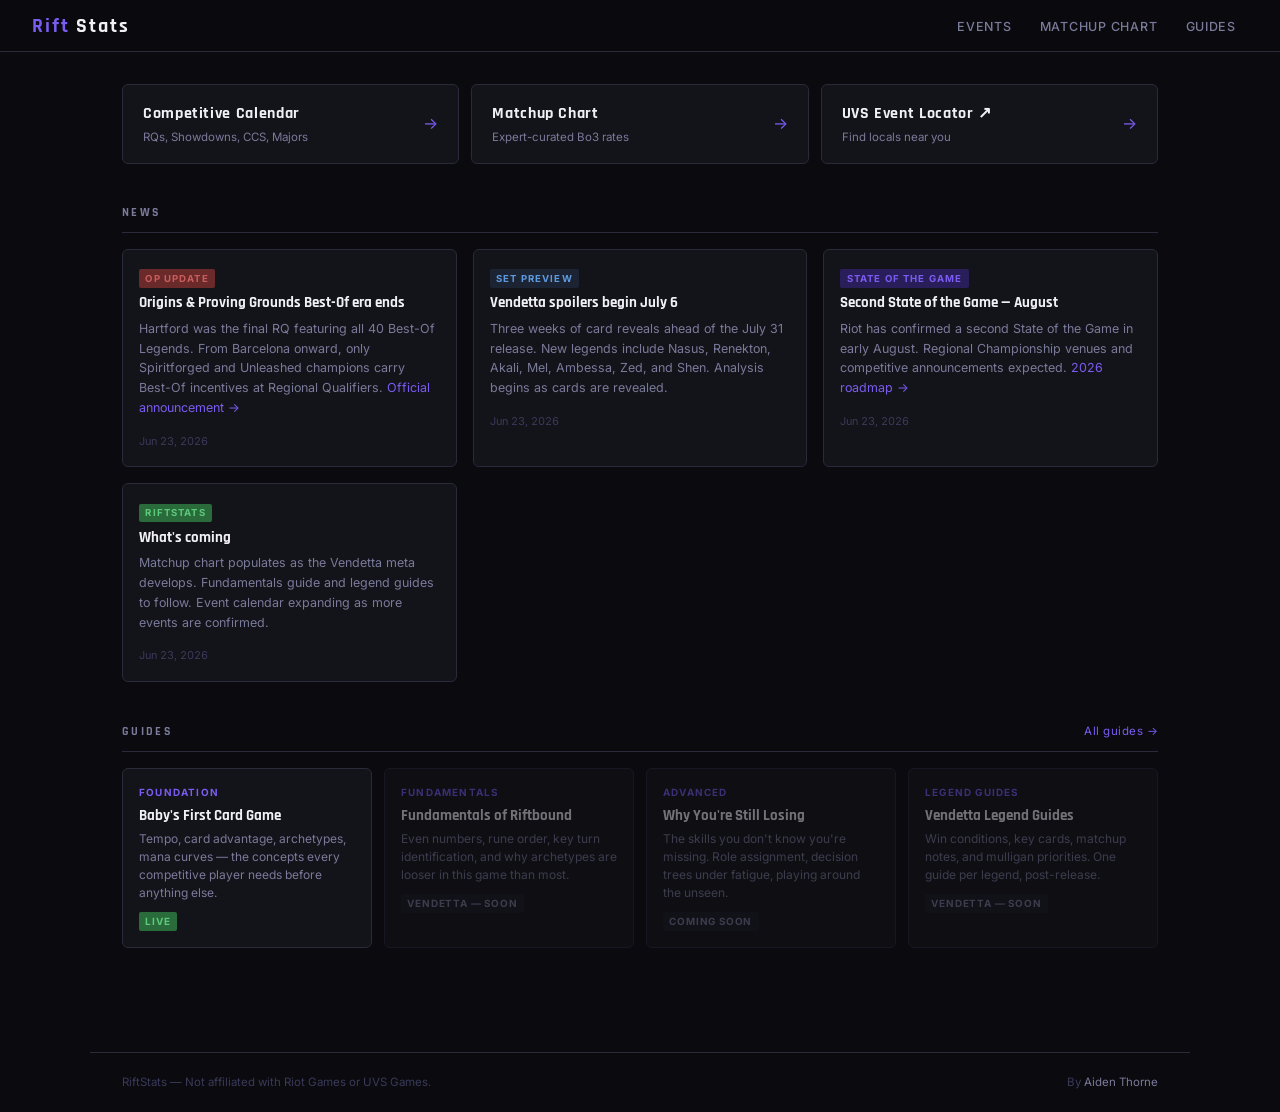
<file: index.html>
<!DOCTYPE html>
<html lang="en">
<head>
  <meta charset="UTF-8" />
  <meta name="viewport" content="width=device-width, initial-scale=1.0" />
  <title>RiftStats — Competitive Riftbound</title>
  <meta name="description" content="Competitive Riftbound hub. Event calendar, expert matchup data, and guides." />
  <link rel="preconnect" href="https://fonts.googleapis.com" />
  <link rel="preconnect" href="https://fonts.gstatic.com" crossorigin />
  <link href="https://fonts.googleapis.com/css2?family=Rajdhani:wght@500;600;700&family=Inter:wght@300;400;500;600&display=swap" rel="stylesheet" />
  <link rel="stylesheet" href="shared.css" />
  <style>

    .page { max-width: 1100px; margin: 0 auto; padding: 2rem 2rem 4rem; }

    /* ── PRIMARY LINKS ── */
    .primary-links {
      display: grid;
      grid-template-columns: repeat(3, 1fr);
      gap: 0.75rem;
      margin-bottom: 2.5rem;
    }
    .primary-link {
      display: flex; align-items: center; justify-content: space-between;
      padding: 1rem 1.25rem;
      background: var(--surface); border: 1px solid var(--border);
      border-radius: 6px; text-decoration: none; color: var(--text);
      transition: border-color 0.12s, background 0.12s;
      position: relative; overflow: hidden;
    }
    .primary-link::before {
      content: ''; position: absolute; top: 0; left: 0; right: 0;
      height: 2px; background: var(--accent);
      transform: scaleX(0); transform-origin: left;
      transition: transform 0.15s;
    }
    .primary-link:hover { border-color: var(--accent); background: var(--surface2); }
    .primary-link:hover::before { transform: scaleX(1); }
    .primary-link-label {
      font-family: 'Rajdhani', sans-serif;
      font-size: 1rem; font-weight: 700; letter-spacing: 0.04em;
    }
    .primary-link-sub {
      font-size: 0.72rem; color: var(--muted);
      display: block; margin-top: 0.1rem;
    }
    .primary-link-arrow { color: var(--accent); font-size: 1rem; }

    /* ── NEWS ── */
    .news-grid {
      display: grid;
      grid-template-columns: repeat(auto-fill, minmax(260px, 1fr));
      gap: 1rem;
      margin-top: 1rem;
    }
    .news-card {
      background: var(--surface); border: 1px solid var(--border);
      border-radius: 6px; padding: 1rem;
    }
    .news-card h4 {
      font-family: 'Rajdhani', sans-serif;
      font-size: 0.95rem; font-weight: 700;
      line-height: 1.25; margin-bottom: 0.4rem; color: var(--text);
    }
    .news-card p { font-size: 0.78rem; color: var(--muted); line-height: 1.6; }
    .news-card a { color: var(--accent); text-decoration: none; }
    .news-card a:hover { text-decoration: underline; }
    .news-card-footer {
      display: flex; align-items: center; justify-content: space-between;
      margin-top: 0.6rem;
    }
    .news-date { font-size: 0.68rem; color: var(--dim); }

    /* ── GUIDES ── */
    .guides-grid {
      display: grid;
      grid-template-columns: repeat(auto-fill, minmax(220px, 1fr));
      gap: 0.75rem; margin-top: 1rem;
    }
    .guide-card {
      background: var(--surface); border: 1px solid var(--border);
      border-radius: 6px; padding: 1rem;
      text-decoration: none; color: inherit; display: block;
      position: relative; overflow: hidden;
      transition: border-color 0.12s, transform 0.12s;
    }
    .guide-card::before {
      content: ''; position: absolute; top: 0; left: 0; right: 0;
      height: 2px; background: var(--accent);
      transform: scaleX(0); transform-origin: left;
      transition: transform 0.15s;
    }
    .guide-card:hover:not(.coming-soon) {
      border-color: var(--accent); transform: translateY(-1px);
    }
    .guide-card:hover:not(.coming-soon)::before { transform: scaleX(1); }
    .guide-card.coming-soon { opacity: 0.45; pointer-events: none; }
    .guide-tier {
      font-size: 0.62rem; font-weight: 700; letter-spacing: 0.12em;
      text-transform: uppercase; color: var(--accent); margin-bottom: 0.4rem;
    }
    .guide-card h4 {
      font-family: 'Rajdhani', sans-serif; font-size: 0.95rem;
      font-weight: 700; margin-bottom: 0.3rem; line-height: 1.2;
    }
    .guide-card p { font-size: 0.75rem; color: var(--muted); line-height: 1.5; }
    .guide-status {
      display: inline-block; margin-top: 0.6rem;
      font-size: 0.62rem; font-weight: 700; letter-spacing: 0.08em;
      text-transform: uppercase; border-radius: 2px; padding: 0.12rem 0.4rem;
      color: var(--muted); background: var(--surface2);
    }
    .guide-status.live { color: var(--win-text); background: var(--win); }

    /* ── SECTION ── */
    .section { margin-bottom: 2.5rem; }
    .section-header {
      display: flex; align-items: baseline;
      justify-content: space-between;
      margin-bottom: 1rem; padding-bottom: 0.6rem;
      border-bottom: 1px solid var(--border);
    }
    .section-title {
      font-family: 'Rajdhani', sans-serif;
      font-size: 0.72rem; font-weight: 700;
      letter-spacing: 0.2em; text-transform: uppercase;
      color: var(--muted);
    }
    .section-link {
      font-size: 0.72rem; color: var(--accent);
      text-decoration: none; letter-spacing: 0.04em;
    }
    .section-link:hover { opacity: 0.7; }

    @media (max-width: 700px) {
      .primary-links { grid-template-columns: 1fr; }
      .page { padding: 1.25rem 1rem 3rem; }
    }
  </style>
</head>
<body>

<nav>
  <a class="nav-brand" href="index.html">
    <span class="nav-brand-rift">Rift</span><span class="nav-brand-stats">Stats</span>
  </a>
  <ul class="nav-links">
    <li><a href="events.html">Events</a></li>
    <li><a href="matchup.html">Matchup Chart</a></li>
    <li><a href="guides/index.html">Guides</a></li>
  </ul>
</nav>

<div class="page">

  <!-- PRIMARY LINKS -->
  <div class="primary-links">
    <a class="primary-link" href="events.html">
      <div>
        <div class="primary-link-label">Competitive Calendar</div>
        <span class="primary-link-sub">RQs, Showdowns, CCS, Majors</span>
      </div>
      <span class="primary-link-arrow">→</span>
    </a>
    <a class="primary-link" href="matchup.html">
      <div>
        <div class="primary-link-label">Matchup Chart</div>
        <span class="primary-link-sub">Expert-curated Bo3 rates</span>
      </div>
      <span class="primary-link-arrow">→</span>
    </a>
    <a class="primary-link" href="https://locator.riftbound.uvsgames.com/" target="_blank" rel="noopener">
      <div>
        <div class="primary-link-label">UVS Event Locator ↗</div>
        <span class="primary-link-sub">Find locals near you</span>
      </div>
      <span class="primary-link-arrow">→</span>
    </a>
  </div>

  <!-- NEWS -->
  <section class="section">
    <div class="section-header">
      <span class="section-title">News</span>
    </div>
    <div class="news-grid">

      <div class="news-card">
        <span class="news-tag breaking">OP Update</span>
        <h4>Origins &amp; Proving Grounds Best-Of era ends</h4>
        <p>
          Hartford was the final RQ featuring all 40 Best-Of Legends.
          From Barcelona onward, only Spiritforged and Unleashed champions
          carry Best-Of incentives at Regional Qualifiers.
          <a href="https://riftbound.leagueoflegends.com/en-us/news/announcements/all-eyes-on-hartford/" target="_blank" rel="noopener">Official announcement →</a>
        </p>
        <div class="news-card-footer">
          <span class="news-date">Jun 23, 2026</span>
        </div>
      </div>

      <div class="news-card">
        <span class="news-tag set">Set Preview</span>
        <h4>Vendetta spoilers begin July 6</h4>
        <p>
          Three weeks of card reveals ahead of the July 31 release.
          New legends include Nasus, Renekton, Akali, Mel, Ambessa, Zed, and Shen.
          Analysis begins as cards are revealed.
        </p>
        <div class="news-card-footer">
          <span class="news-date">Jun 23, 2026</span>
        </div>
      </div>

      <div class="news-card">
        <span class="news-tag op">State of the Game</span>
        <h4>Second State of the Game — August</h4>
        <p>
          Riot has confirmed a second State of the Game in early August.
          Regional Championship venues and competitive announcements expected.
          <a href="https://riftbound.leagueoflegends.com/en-us/news/announcements/riftbounds-latest-2026-roadmap/" target="_blank" rel="noopener">2026 roadmap →</a>
        </p>
        <div class="news-card-footer">
          <span class="news-date">Jun 23, 2026</span>
        </div>
      </div>

      <div class="news-card">
        <span class="news-tag site">RiftStats</span>
        <h4>What's coming</h4>
        <p>
          Matchup chart populates as the Vendetta meta develops.
          Fundamentals guide and legend guides to follow.
          Event calendar expanding as more events are confirmed.
        </p>
        <div class="news-card-footer">
          <span class="news-date">Jun 23, 2026</span>
        </div>
      </div>

    </div>
  </section>

  <!-- GUIDES -->
  <section class="section">
    <div class="section-header">
      <span class="section-title">Guides</span>
      <a class="section-link" href="guides/index.html">All guides →</a>
    </div>
    <div class="guides-grid">

      <a class="guide-card" href="guides/babys-first.html">
        <div class="guide-tier">Foundation</div>
        <h4>Baby's First Card Game</h4>
        <p>Tempo, card advantage, archetypes, mana curves — the concepts every competitive player needs before anything else.</p>
        <span class="guide-status live">Live</span>
      </a>

      <a class="guide-card coming-soon">
        <div class="guide-tier">Fundamentals</div>
        <h4>Fundamentals of Riftbound</h4>
        <p>Even numbers, rune order, key turn identification, and why archetypes are looser in this game than most.</p>
        <span class="guide-status">Vendetta — Soon</span>
      </a>

      <a class="guide-card coming-soon">
        <div class="guide-tier">Advanced</div>
        <h4>Why You're Still Losing</h4>
        <p>The skills you don't know you're missing. Role assignment, decision trees under fatigue, playing around the unseen.</p>
        <span class="guide-status">Coming Soon</span>
      </a>

      <a class="guide-card coming-soon">
        <div class="guide-tier">Legend Guides</div>
        <h4>Vendetta Legend Guides</h4>
        <p>Win conditions, key cards, matchup notes, and mulligan priorities. One guide per legend, post-release.</p>
        <span class="guide-status">Vendetta — Soon</span>
      </a>

    </div>
  </section>

</div>

<footer style="max-width:1100px; margin:0 auto; padding-left:2rem; padding-right:2rem;">
  <span>RiftStats — Not affiliated with Riot Games or UVS Games.</span>
  <span>By <a href="about.html">Aiden Thorne</a></span>
</footer>

</body>
</html>
</file>
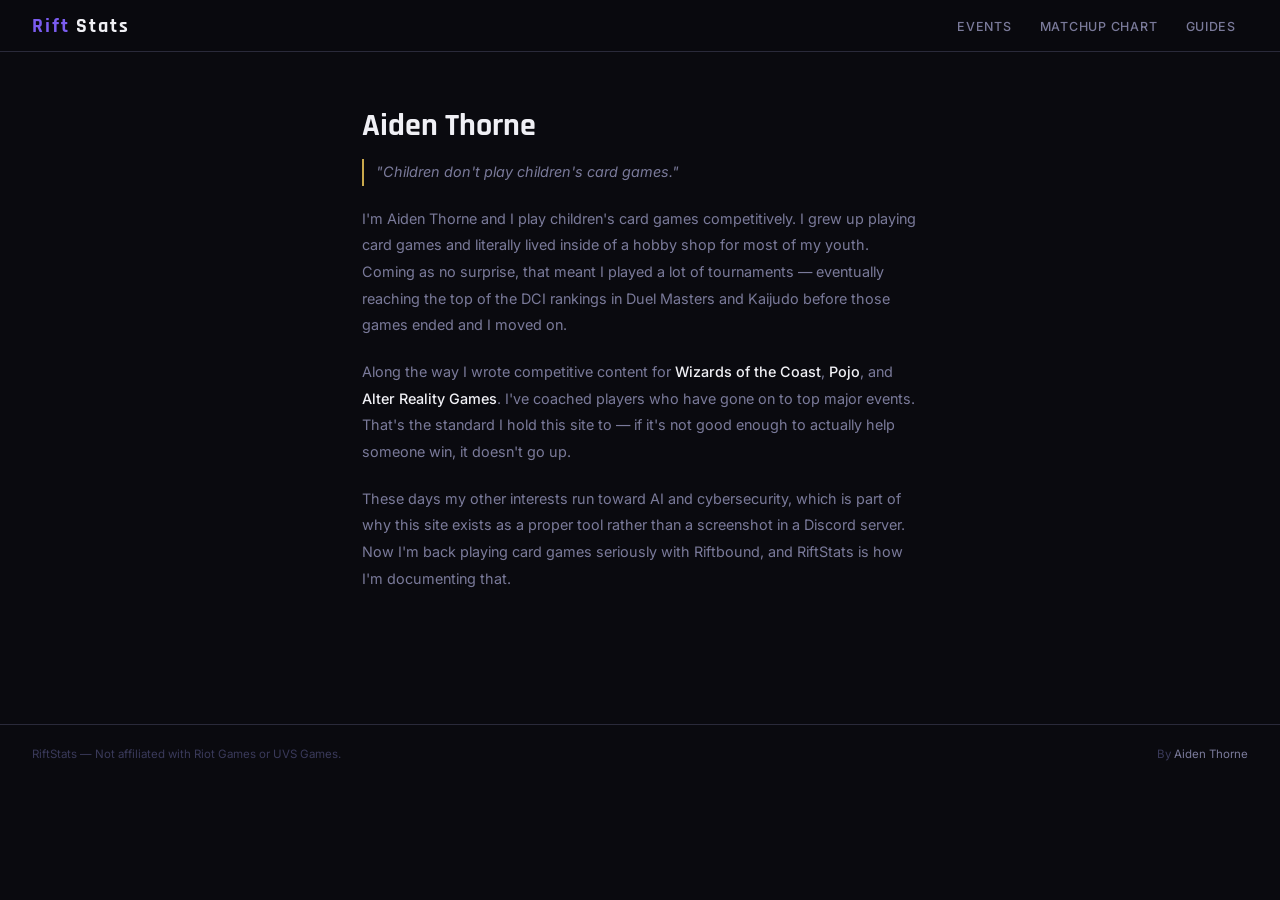
<file: about.html>
<!DOCTYPE html>
<html lang="en">
<head>
  <meta charset="UTF-8" />
  <meta name="viewport" content="width=device-width, initial-scale=1.0" />
  <title>About — RiftStats</title>
  <link rel="preconnect" href="https://fonts.googleapis.com" />
  <link rel="preconnect" href="https://fonts.gstatic.com" crossorigin />
  <link href="https://fonts.googleapis.com/css2?family=Rajdhani:wght@500;600;700&family=Inter:wght@300;400;500;600&display=swap" rel="stylesheet" />
  <link rel="stylesheet" href="shared.css" />
  <style>
    .about-page {
      max-width: 620px; margin: 3rem auto;
      padding: 0 2rem 4rem;
    }
    .about-page h1 {
      font-family: 'Rajdhani', sans-serif;
      font-size: 2rem; font-weight: 700;
      margin-bottom: 0.5rem;
    }
    .about-tagline {
      font-size: 1rem; color: var(--gold);
      font-style: italic; margin-bottom: 2rem;
      padding-left: 0.75rem;
      border-left: 2px solid var(--gold);
    }
    .about-page p {
      color: var(--muted); line-height: 1.85;
      margin-bottom: 1.25rem; font-size: 0.9rem;
    }
    .about-page p strong { color: var(--text); font-weight: 500; }
  </style>
</head>
<body>

<nav>
  <a class="nav-brand" href="index.html">
    <span class="nav-brand-rift">Rift</span><span class="nav-brand-stats">Stats</span>
  </a>
  <ul class="nav-links">
    <li><a href="index.html">Events</a></li>
    <li><a href="matchup.html">Matchup Chart</a></li>
    <li><a href="guides/index.html">Guides</a></li>
  </ul>
</nav>

<div class="about-page">
  <h1>Aiden Thorne</h1>
  <p class="about-tagline">"Children don't play children's card games."</p>

  <p>
    I'm Aiden Thorne and I play children's card games competitively. I grew up
    playing card games and literally lived inside of a hobby shop for most of my
    youth. Coming as no surprise, that meant I played a lot of tournaments —
    eventually reaching the top of the DCI rankings in Duel Masters and Kaijudo
    before those games ended and I moved on.
  </p>

  <p>
    Along the way I wrote competitive content for <strong>Wizards of the Coast</strong>,
    <strong>Pojo</strong>, and <strong>Alter Reality Games</strong>. I've coached
    players who have gone on to top major events. That's the standard I hold
    this site to — if it's not good enough to actually help someone win, it
    doesn't go up.
  </p>

  <p>
    These days my other interests run toward AI and cybersecurity, which is
    part of why this site exists as a proper tool rather than a screenshot in
    a Discord server. Now I'm back playing card games seriously with Riftbound,
    and RiftStats is how I'm documenting that.
  </p>
</div>

<footer style="max-width:1280px; margin:0 auto; padding-left:2rem; padding-right:2rem;">
  <span>RiftStats — Not affiliated with Riot Games or UVS Games.</span>
  <span>By <a href="about.html">Aiden Thorne</a></span>
</footer>

</body>
</html>
</file>
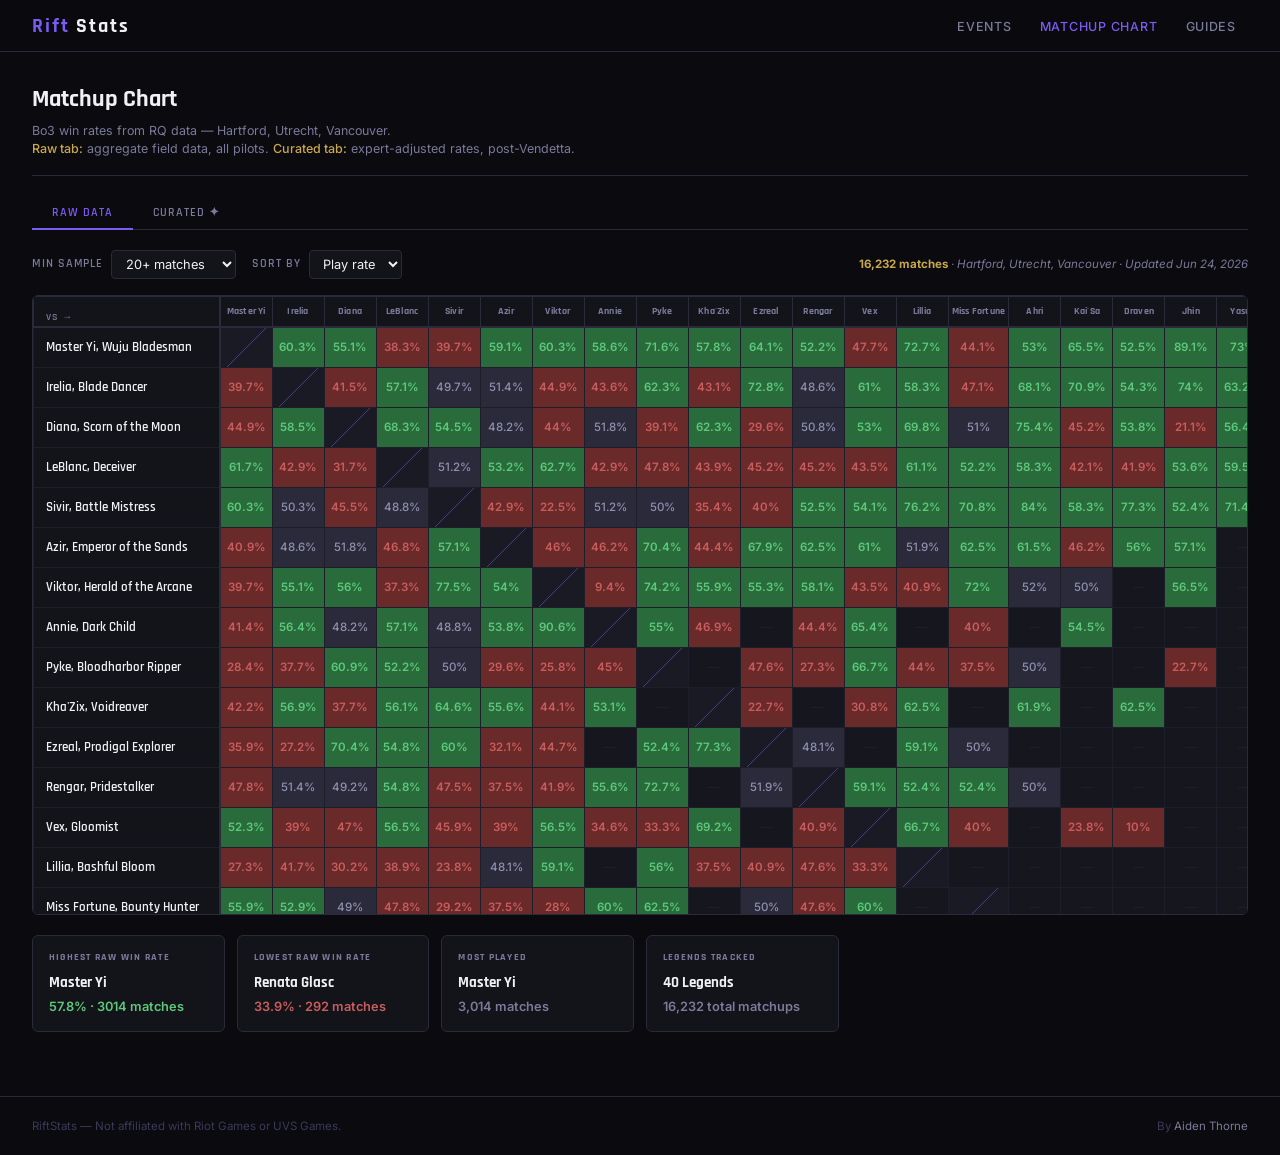
<file: matchup.html>
<!DOCTYPE html>
<html lang="en">
<head>
  <meta charset="UTF-8" />
  <meta name="viewport" content="width=device-width, initial-scale=1.0" />
  <title>Matchup Chart — RiftStats</title>
  <meta name="description" content="Riftbound matchup win rates from Regional Qualifier data. Expert-curated rates coming post-Vendetta." />
  <link rel="preconnect" href="https://fonts.googleapis.com" />
  <link rel="preconnect" href="https://fonts.gstatic.com" crossorigin />
  <link href="https://fonts.googleapis.com/css2?family=Rajdhani:wght@500;600;700&family=Inter:wght@300;400;500;600&display=swap" rel="stylesheet" />
  <link rel="stylesheet" href="shared.css" />
  <style>

    .page { max-width: 1400px; margin: 0 auto; padding: 1.75rem 2rem 4rem; }

    /* ── PAGE HEADER ── */
    .page-header {
      display: flex; align-items: flex-start;
      justify-content: space-between; flex-wrap: wrap;
      gap: 1rem; margin-bottom: 1.25rem;
      padding-bottom: 1rem; border-bottom: 1px solid var(--border);
    }
    .page-header h1 {
      font-family: 'Rajdhani', sans-serif;
      font-size: 1.5rem; font-weight: 700;
      margin-bottom: 0.2rem;
    }
    .page-header-sub { font-size: 0.78rem; color: var(--muted); line-height: 1.5; }
    .page-header-sub strong { color: var(--gold); font-weight: 500; }

    /* ── TAB BAR ── */
    .tab-bar {
      display: flex; gap: 0; margin-bottom: 1.25rem;
      border-bottom: 1px solid var(--border);
    }
    .tab-btn {
      background: none; border: none; border-bottom: 2px solid transparent;
      color: var(--muted); cursor: pointer;
      font-family: 'Rajdhani', sans-serif; font-size: 0.78rem;
      font-weight: 600; letter-spacing: 0.08em; text-transform: uppercase;
      padding: 0.5rem 1.25rem; margin-bottom: -1px;
      transition: color 0.12s, border-color 0.12s;
    }
    .tab-btn:hover { color: var(--text); }
    .tab-btn.active { color: var(--accent); border-bottom-color: var(--accent); }

    /* ── CONTROLS ── */
    .controls {
      display: flex; align-items: center; gap: 1rem; flex-wrap: wrap;
      margin-bottom: 1rem;
    }
    .control-group {
      display: flex; align-items: center; gap: 0.5rem;
    }
    .control-label {
      font-size: 0.72rem; color: var(--muted);
      font-family: 'Rajdhani', sans-serif;
      font-weight: 600; letter-spacing: 0.08em; text-transform: uppercase;
      white-space: nowrap;
    }
    .control-select {
      background: var(--surface); border: 1px solid var(--border);
      color: var(--text); border-radius: 4px;
      padding: 0.3rem 0.6rem; font-size: 0.8rem;
      font-family: inherit; cursor: pointer;
    }
    .control-select:focus { outline: 1px solid var(--accent); }

    .data-note {
      font-size: 0.72rem; color: var(--muted);
      margin-left: auto; font-style: italic;
    }
    .data-note strong { color: var(--gold); font-style: normal; }

    /* ── CHART WRAPPER ── */
    .chart-outer {
      overflow: auto;
      border: 1px solid var(--border);
      border-radius: 6px;
      background: var(--surface);
      max-height: calc(100vh - 280px);
    }

    /* ── TABLE ── */
    table {
      border-collapse: collapse;
      table-layout: fixed;
    }

    /* Sticky header row */
    thead tr {
      position: sticky; top: 0; z-index: 4;
    }

    /* Header cells */
    thead th {
      background: var(--surface);
      border: 1px solid var(--border);
      border-bottom: 2px solid var(--border);
      font-family: 'Rajdhani', sans-serif;
      font-size: 0.65rem; font-weight: 700;
      letter-spacing: 0.02em; color: var(--muted);
      white-space: nowrap; padding: 0.4rem 0.2rem;
      text-align: center; vertical-align: bottom;
      width: 52px; min-width: 52px;
    }

    /* Row label column - sticky left */
    .col-label {
      position: sticky; left: 0; z-index: 3;
      width: 180px; min-width: 180px;
      background: var(--surface);
      text-align: left; padding: 0 0.75rem;
      font-family: 'Rajdhani', sans-serif;
      font-size: 0.82rem; font-weight: 600;
      color: var(--text); white-space: nowrap;
      border-right: 2px solid var(--border);
    }

    /* Top-left corner cell */
    thead th.col-label {
      z-index: 5;
      color: var(--muted); font-size: 0.62rem;
      letter-spacing: 0.14em; text-transform: uppercase;
      text-align: left;
    }

    /* Data cells */
    td {
      width: 52px; min-width: 52px; height: 40px;
      text-align: center; vertical-align: middle;
      font-size: 0.72rem; font-weight: 500;
      border: 1px solid var(--border-dim);
      cursor: default;
    }

    /* Cell types */
    .cell-mirror {
      background: var(--surface2);
      position: relative; overflow: hidden;
    }
    .cell-mirror::after {
      content: ''; position: absolute; inset: 0;
      background: linear-gradient(
        135deg,
        transparent calc(50% - 0.5px),
        var(--accent) calc(50% - 0.5px),
        var(--accent) calc(50% + 0.5px),
        transparent calc(50% + 0.5px)
      );
      opacity: 0.5;
    }
    .cell-win       { background: var(--win);    color: var(--win-text);  font-weight: 600; }
    .cell-loss      { background: var(--loss);   color: var(--loss-text); font-weight: 600; }
    .cell-even      { background: var(--even);   color: var(--even-text); }
    .cell-pending   { background: var(--surface2); color: var(--border); }
    .cell-low       { opacity: 0.55; }

    /* ── CHART FOOTER ── */
    .chart-footer {
      display: flex; gap: 1.5rem; flex-wrap: wrap;
      padding: 0.6rem 0.75rem;
      border-top: 1px solid var(--border);
      background: var(--surface);
    }
    .legend-item {
      display: flex; align-items: center; gap: 0.4rem;
      font-size: 0.72rem; color: var(--muted);
    }
    .legend-dot {
      width: 10px; height: 10px; border-radius: 2px; flex-shrink: 0;
    }
    .chart-footer-right {
      margin-left: auto; font-size: 0.72rem; color: var(--dim);
    }

    /* ── STATS BAR ── */
    .stats-bar {
      display: grid;
      grid-template-columns: repeat(auto-fill, minmax(180px, 1fr));
      gap: 0.75rem; margin-top: 1.25rem;
    }
    .stat-card {
      background: var(--surface); border: 1px solid var(--border);
      border-radius: 6px; padding: 0.85rem 1rem;
    }
    .stat-card-label {
      font-size: 0.65rem; color: var(--muted);
      font-family: 'Rajdhani', sans-serif; font-weight: 700;
      letter-spacing: 0.12em; text-transform: uppercase;
      margin-bottom: 0.3rem;
    }
    .stat-card-name {
      font-family: 'Rajdhani', sans-serif;
      font-size: 0.95rem; font-weight: 700;
      color: var(--text); margin-bottom: 0.1rem;
      white-space: nowrap; overflow: hidden;
      text-overflow: ellipsis;
    }
    .stat-card-value { font-size: 0.8rem; font-weight: 600; }
    .stat-card-value.win  { color: var(--win-text); }
    .stat-card-value.loss { color: var(--loss-text); }
    .stat-card-value.neutral { color: var(--muted); }

    /* ── CURATED PANEL ── */
    .curated-panel {
      background: var(--surface); border: 1px solid var(--border);
      border-radius: 6px; padding: 2rem;
      text-align: center; color: var(--muted);
    }
    .curated-panel h3 {
      font-family: 'Rajdhani', sans-serif;
      font-size: 1.1rem; font-weight: 700;
      color: var(--accent); margin-bottom: 0.75rem;
    }
    .curated-panel p { font-size: 0.85rem; line-height: 1.7; max-width: 520px; margin: 0 auto; }

    /* ── LOADING ── */
    .loading {
      text-align: center; padding: 4rem 2rem;
      color: var(--muted); font-size: 0.9rem;
    }

    @media (max-width: 700px) {
      .page { padding: 1rem 0.5rem 3rem; }
      .data-note { display: none; }
    }

  </style>
</head>
<body>

<nav>
  <a class="nav-brand" href="index.html">
    <span class="nav-brand-rift">Rift</span><span class="nav-brand-stats">Stats</span>
  </a>
  <ul class="nav-links">
    <li><a href="events.html">Events</a></li>
    <li><a href="matchup.html" class="active">Matchup Chart</a></li>
    <li><a href="guides/index.html">Guides</a></li>
  </ul>
</nav>

<div class="page">

  <div class="page-header">
    <div>
      <h1>Matchup Chart</h1>
      <div class="page-header-sub">
        Bo3 win rates from RQ data — Hartford, Utrecht, Vancouver.<br>
        <strong>Raw tab:</strong> aggregate field data, all pilots.
        <strong>Curated tab:</strong> expert-adjusted rates, post-Vendetta.
      </div>
    </div>
  </div>

  <!-- Tab bar -->
  <div class="tab-bar">
    <button class="tab-btn active" onclick="setTab('raw', this)">Raw Data</button>
    <button class="tab-btn" onclick="setTab('curated', this)">Curated ✦</button>
  </div>

  <!-- Controls (raw only) -->
  <div class="controls" id="raw-controls">
    <div class="control-group">
      <span class="control-label">Min sample</span>
      <select class="control-select" id="min-sample" onchange="renderTable()">
        <option value="0">All data</option>
        <option value="20" selected>20+ matches</option>
        <option value="50">50+ matches</option>
        <option value="100">100+ matches</option>
      </select>
    </div>
    <div class="control-group">
      <span class="control-label">Sort by</span>
      <select class="control-select" id="sort-by" onchange="renderTable()">
        <option value="name">Name</option>
        <option value="playrate" selected>Play rate</option>
        <option value="winrate">Win rate</option>
      </select>
    </div>
    <span class="data-note" id="data-note"></span>
  </div>

  <!-- Raw chart -->
  <div id="raw-panel">
    <div class="chart-outer" id="chart-outer">
      <div class="loading">Loading matchup data…</div>
    </div>
    <div class="stats-bar" id="stats-bar"></div>
  </div>

  <!-- Curated panel -->
  <div id="curated-panel" style="display:none;">
    <div class="curated-panel">
      <h3>⬡ Vendetta</h3>
      <p>
        Curated rates reflect expert judgment on high-level play — adjusted for pilot skill
        distribution, Bo3 context, and matchup understanding. These numbers will differ
        meaningfully from raw aggregate data in skill-dependent matchups.<br><br>
        Curated rates will populate as the Vendetta meta develops post-July 31.
      </p>
    </div>
  </div>

</div>

<footer style="max-width:1400px; margin:0 auto; padding-left:2rem; padding-right:2rem;">
  <span>RiftStats — Not affiliated with Riot Games or UVS Games.</span>
  <span>By <a href="about.html">Aiden Thorne</a></span>
</footer>

<script>
  let MATRIX = null;
  let LEGENDS = [];
  let TOTAL = 0;
  let currentTab = 'raw';

  // Short name for column headers (before first comma)
  function shortName(name) {
    return name.split(',')[0].trim();
  }

  async function init() {
    try {
      const res = await fetch('data/matchup_raw.json');
      if (!res.ok) throw new Error('no data');
      const json = await res.json();
      MATRIX = json.matrix;
      LEGENDS = json.legends;
      TOTAL = json.total || 0;

      const note = document.getElementById('data-note');
      if (json.generated) {
        const d = new Date(json.generated);
        note.innerHTML = `<strong>${TOTAL.toLocaleString()} matches</strong> · Hartford, Utrecht, Vancouver · Updated ${d.toLocaleDateString('en-US', {month:'short', day:'numeric', year:'numeric'})}`;
      }

      renderTable();
      renderStats();
    } catch(e) {
      document.getElementById('chart-outer').innerHTML =
        `<div class="loading">Could not load matchup data.<br><span style="font-size:0.8rem;">Place matchup_raw.json in data/ folder.</span></div>`;
    }
  }

  function getLegendTotals() {
    return LEGENDS.map(a => {
      let wins = 0, losses = 0;
      LEGENDS.forEach(b => {
        if (a === b) return;
        const cell = MATRIX[a]?.[b];
        if (!cell || cell.mirror) return;
        wins   += cell.wins   || 0;
        losses += cell.losses || 0;
      });
      const total = wins + losses;
      const wr = total > 0 ? wins / total * 100 : null;
      return { name: a, wins, losses, total, wr };
    });
  }

  function getSortedLegends() {
    const sortBy = document.getElementById('sort-by')?.value || 'playrate';
    const totals = getLegendTotals();
    const map = Object.fromEntries(totals.map(t => [t.name, t]));

    return [...LEGENDS].sort((a, b) => {
      if (sortBy === 'name') return a.localeCompare(b);
      if (sortBy === 'playrate') return (map[b]?.total || 0) - (map[a]?.total || 0);
      if (sortBy === 'winrate') return (map[b]?.wr || 0) - (map[a]?.wr || 0);
      return 0;
    });
  }

  function cellClass(wr, lowSample) {
    if (wr === null) return 'cell-pending';
    const base = wr > 52 ? 'cell-win' : wr < 48 ? 'cell-loss' : 'cell-even';
    return lowSample ? base + ' cell-low' : base;
  }

  function renderTable() {
    if (!MATRIX) return;
    const minSample = parseInt(document.getElementById('min-sample')?.value || 0);
    const legends = getSortedLegends();

    let html = `<table aria-label="Riftbound matchup chart">
      <thead><tr>
        <th class="col-label">vs →</th>`;

    // Column headers — short name
    legends.forEach(l => {
      html += `<th title="${l}">${shortName(l)}</th>`;
    });
    html += '</tr></thead><tbody>';

    legends.forEach(a => {
      html += `<tr><td class="col-label">${a}</td>`;
      legends.forEach(b => {
        if (a === b) {
          html += `<td class="cell-mirror" aria-label="mirror"></td>`;
          return;
        }
        const cell = MATRIX[a]?.[b];
        if (!cell || cell.mirror) {
          html += `<td class="cell-pending" title="${shortName(a)} vs ${shortName(b)}: no data">—</td>`;
          return;
        }

        const wr  = cell.win_rate;
        const n   = cell.total || 0;
        const low = n < minSample && minSample > 0;

        if (low) {
          html += `<td class="cell-pending cell-low" title="${shortName(a)} vs ${shortName(b)}: ${n} matches (below threshold)">—</td>`;
          return;
        }

        const cls   = cellClass(wr, cell.low_sample);
        const label = wr !== null ? wr + '%' : '—';
        const tip   = wr !== null
          ? `${a} vs ${b}: ${wr}% (n=${n})`
          : `${a} vs ${b}: no data`;

        html += `<td class="${cls}" title="${tip}">${label}</td>`;
      });
      html += '</tr>';
    });

    html += '</tbody></table>';
    html += `<div class="chart-footer">
      <div class="legend-item"><div class="legend-dot" style="background:var(--win)"></div>Favored (&gt;52%)</div>
      <div class="legend-item"><div class="legend-dot" style="background:var(--even)"></div>Even (48–52%)</div>
      <div class="legend-item"><div class="legend-dot" style="background:var(--loss)"></div>Unfavored (&lt;48%)</div>
      <div class="legend-item"><div class="legend-dot" style="background:var(--surface2);border:1px solid var(--border)"></div>No data / below threshold</div>
      <div class="chart-footer-right">Raw aggregate data · All pilots · Unleashed format only</div>
    </div>`;

    document.getElementById('chart-outer').innerHTML = html;
  }

  function renderStats() {
    if (!MATRIX) return;
    const totals = getLegendTotals().filter(s => s.total >= 100);
    if (!totals.length) return;

    const byWr   = [...totals].filter(s => s.wr !== null).sort((a,b) => b.wr - a.wr);
    const byPlay = [...totals].sort((a,b) => b.total - a.total);
    const best   = byWr[0];
    const worst  = byWr[byWr.length - 1];
    const mostPlayed = byPlay[0];
    const leastPlayed = byPlay[byPlay.length - 1];

    document.getElementById('stats-bar').innerHTML = `
      <div class="stat-card">
        <div class="stat-card-label">Highest Raw Win Rate</div>
        <div class="stat-card-name" title="${best.name}">${shortName(best.name)}</div>
        <div class="stat-card-value win">${best.wr.toFixed(1)}% · ${best.total} matches</div>
      </div>
      <div class="stat-card">
        <div class="stat-card-label">Lowest Raw Win Rate</div>
        <div class="stat-card-name" title="${worst.name}">${shortName(worst.name)}</div>
        <div class="stat-card-value loss">${worst.wr.toFixed(1)}% · ${worst.total} matches</div>
      </div>
      <div class="stat-card">
        <div class="stat-card-label">Most Played</div>
        <div class="stat-card-name" title="${mostPlayed.name}">${shortName(mostPlayed.name)}</div>
        <div class="stat-card-value neutral">${mostPlayed.total.toLocaleString()} matches</div>
      </div>
      <div class="stat-card">
        <div class="stat-card-label">Legends Tracked</div>
        <div class="stat-card-name">40 Legends</div>
        <div class="stat-card-value neutral">${TOTAL.toLocaleString()} total matchups</div>
      </div>`;
  }

  function setTab(tab, btn) {
    currentTab = tab;
    document.querySelectorAll('.tab-btn').forEach(b => b.classList.remove('active'));
    btn.classList.add('active');
    document.getElementById('raw-panel').style.display    = tab === 'raw'     ? '' : 'none';
    document.getElementById('raw-controls').style.display = tab === 'raw'     ? '' : 'none';
    document.getElementById('curated-panel').style.display = tab === 'curated' ? '' : 'none';
  }

  init();
</script>
</body>
</html>
</file>
<file: shared.css>
/* ── RIFTSTATS SHARED ── */
*, *::before, *::after { box-sizing: border-box; margin: 0; padding: 0; }

:root {
  --bg:          #0A0A0F;
  --surface:     #13131A;
  --surface2:    #1A1A24;
  --border:      #2A2A3A;
  --border-dim:  #1E1E2A;
  --text:        #F0F0F5;
  --muted:       #7A7A9A;
  --dim:         #3A3A5A;
  --accent:      #7B5CF0;
  --accent-dim:  #2A1E5A;
  --gold:        #C9A84C;
  --gold-dim:    #3A2E0E;
  --win:         #2A6B3C;
  --win-text:    #5DC97A;
  --loss:        #6B2A2A;
  --loss-text:   #C95D5D;
  --even:        #2A2A3A;
  --even-text:   #9090B0;

  /* Event tier colors */
  --tier-rq:       #7B5CF0;
  --tier-rq-bg:    rgba(123,92,240,0.08);
  --tier-ccs:      #C9A84C;
  --tier-ccs-bg:   rgba(201,168,76,0.08);
  --tier-showdown: #4A9E8A;
  --tier-showdown-bg: rgba(74,158,138,0.06);
  --tier-major:    #E07840;
  --tier-major-bg: rgba(224,120,64,0.08);
  --tier-release:  #5D9AE0;
  --tier-release-bg: rgba(93,154,224,0.06);
  --tier-other:    #555575;
  --tier-other-bg: rgba(85,85,117,0.04);
}

html { scroll-behavior: smooth; }

body {
  background: var(--bg);
  color: var(--text);
  font-family: 'Inter', system-ui, -apple-system, sans-serif;
  font-size: 14px;
  line-height: 1.6;
  min-height: 100vh;
}

/* ── NAV ── */
nav {
  position: sticky; top: 0; z-index: 100;
  background: rgba(10,10,15,0.95);
  backdrop-filter: blur(16px);
  border-bottom: 1px solid var(--border);
  display: flex; align-items: center;
  justify-content: space-between;
  padding: 0 2rem; height: 52px;
}

.nav-brand {
  font-family: 'Rajdhani', system-ui, sans-serif;
  font-size: 1.25rem; font-weight: 700;
  letter-spacing: 0.1em; color: var(--text);
  text-decoration: none; display: flex;
  align-items: center; gap: 0.4rem;
}
.nav-brand-rift { color: var(--accent); }
.nav-brand-stats { color: var(--text); }

.nav-links {
  display: flex; gap: 0.25rem; list-style: none;
}
.nav-links a {
  color: var(--muted); text-decoration: none;
  font-size: 0.78rem; font-weight: 500;
  letter-spacing: 0.06em; text-transform: uppercase;
  padding: 0.35rem 0.75rem; border-radius: 4px;
  transition: color 0.12s, background 0.12s;
}
.nav-links a:hover { color: var(--text); background: var(--surface); }
.nav-links a.active { color: var(--accent); }

/* ── SECTION HEADER ── */
.section-header {
  display: flex; align-items: baseline;
  justify-content: space-between;
  margin-bottom: 1rem; padding-bottom: 0.6rem;
  border-bottom: 1px solid var(--border);
}
.section-title {
  font-family: 'Rajdhani', system-ui, sans-serif;
  font-size: 0.72rem; font-weight: 700;
  letter-spacing: 0.2em; text-transform: uppercase;
  color: var(--muted);
}
.section-link {
  font-size: 0.72rem; color: var(--accent);
  text-decoration: none; letter-spacing: 0.04em;
  transition: opacity 0.12s;
}
.section-link:hover { opacity: 0.7; }

/* ── NEWS ITEMS ── */
.news-item {
  padding: 0.85rem 0;
  border-bottom: 1px solid var(--border-dim);
}
.news-item:last-child { border-bottom: none; padding-bottom: 0; }

.news-tag {
  display: inline-block; font-size: 0.6rem; font-weight: 700;
  letter-spacing: 0.12em; text-transform: uppercase;
  border-radius: 2px; padding: 0.1rem 0.4rem;
  margin-bottom: 0.35rem;
}
.news-tag.breaking { color: var(--loss-text); background: var(--loss); }
.news-tag.set      { color: var(--tier-release); background: rgba(93,154,224,0.12); }
.news-tag.op       { color: var(--accent); background: var(--accent-dim); }
.news-tag.site     { color: var(--win-text); background: var(--win); }

.news-item h4 {
  font-family: 'Rajdhani', system-ui, sans-serif;
  font-size: 0.92rem; font-weight: 700;
  line-height: 1.25; margin-bottom: 0.3rem; color: var(--text);
}
.news-item p { font-size: 0.78rem; color: var(--muted); line-height: 1.5; }
.news-date {
  font-size: 0.68rem; color: var(--dim);
  margin-top: 0.3rem; font-variant-numeric: tabular-nums;
}
.news-item a { color: var(--accent); text-decoration: none; }
.news-item a:hover { text-decoration: underline; }

/* ── FOOTER ── */
footer {
  border-top: 1px solid var(--border);
  padding: 1.25rem 2rem;
  display: flex; justify-content: space-between;
  align-items: center; font-size: 0.72rem; color: var(--dim);
  margin-top: 3rem;
}
footer a { color: var(--muted); text-decoration: none; }
footer a:hover { color: var(--text); }

/* ── UTILS ── */
.sr-only {
  position: absolute; width: 1px; height: 1px;
  padding: 0; margin: -1px; overflow: hidden;
  clip: rect(0,0,0,0); border: 0;
}

@media (max-width: 600px) {
  nav { padding: 0 1rem; }
  .nav-links a { padding: 0.3rem 0.5rem; font-size: 0.72rem; }
  footer { flex-direction: column; gap: 0.5rem; text-align: center; }
}

@media (prefers-reduced-motion: reduce) {
  *, *::before, *::after { transition: none !important; animation: none !important; }
}
</file>
